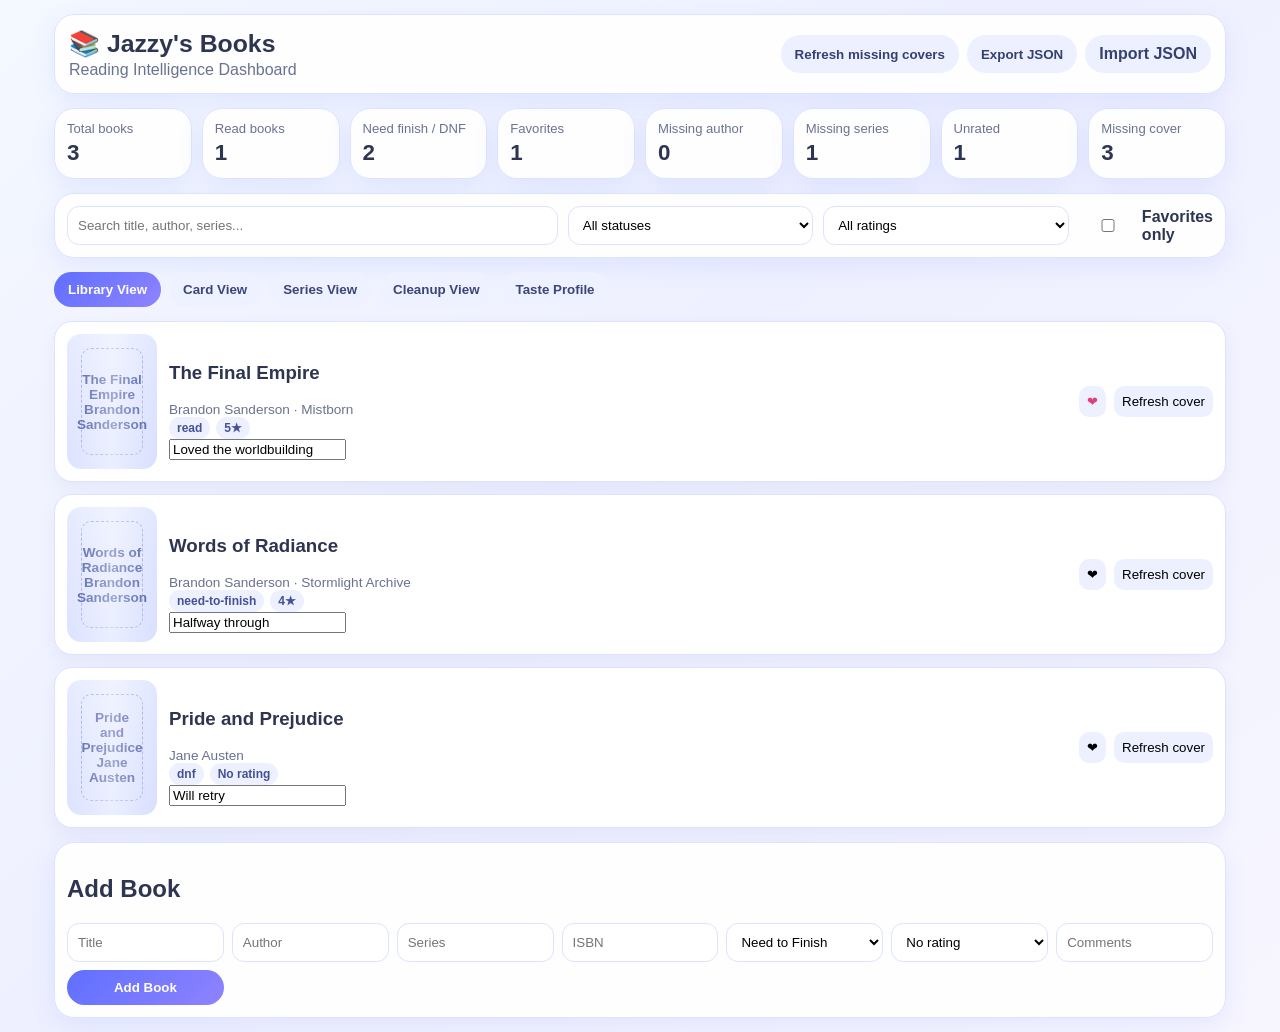
<file: index.html>
<!DOCTYPE html>
<html lang="en">
<head>
  <meta charset="UTF-8" />
  <meta name="viewport" content="width=device-width, initial-scale=1.0, viewport-fit=cover" />
  <title>Jazzy's Books Dashboard</title>
  <link rel="stylesheet" href="assets/style.css" />
</head>
<body>
  <div class="app-shell">
    <header class="topbar glass-card">
      <div>
        <h1>📚 Jazzy's Books</h1>
        <p class="subtitle">Reading Intelligence Dashboard</p>
      </div>
      <div class="topbar-actions">
        <button id="refreshMissingCoversBtn" class="button secondary">Refresh missing covers</button>
        <button id="exportBtn" class="button secondary">Export JSON</button>
        <label class="button secondary file-btn">Import JSON
          <input type="file" id="importInput" accept="application/json" hidden>
        </label>
      </div>
    </header>

    <section id="dashboardCards" class="dashboard-grid"></section>

    <section class="controls glass-card">
      <input id="searchInput" type="search" placeholder="Search title, author, series..." />
      <select id="statusFilter">
        <option value="all">All statuses</option>
        <option value="read">Read</option>
        <option value="need-to-finish">Need to Finish</option>
        <option value="dnf">DNF</option>
      </select>
      <select id="ratingFilter">
        <option value="all">All ratings</option>
        <option value="missing">Missing rating</option>
        <option value="5">5★</option>
        <option value="4">4★</option>
        <option value="3">3★</option>
        <option value="2">2★</option>
        <option value="1">1★</option>
      </select>
      <label class="fav-filter"><input id="favoriteFilter" type="checkbox" /> Favorites only</label>
    </section>

    <nav class="view-tabs">
      <button class="tab active" data-view="library">Library View</button>
      <button class="tab" data-view="cards">Card View</button>
      <button class="tab" data-view="series">Series View</button>
      <button class="tab" data-view="cleanup">Cleanup View</button>
      <button class="tab" data-view="taste">Taste Profile</button>
    </nav>

    <section id="cleanupControls" class="glass-card hidden"></section>
    <section id="viewContainer"></section>

    <section class="glass-card add-form-wrap">
      <h2>Add Book</h2>
      <form id="addBookForm" class="add-form">
        <input required name="title" placeholder="Title" />
        <input name="author" placeholder="Author" />
        <input name="series" placeholder="Series" />
        <input name="isbn" placeholder="ISBN" />
        <select name="status">
          <option value="need-to-finish">Need to Finish</option>
          <option value="read">Read</option>
          <option value="dnf">DNF</option>
        </select>
        <select name="rating">
          <option value="">No rating</option>
          <option value="1">1★</option>
          <option value="2">2★</option>
          <option value="3">3★</option>
          <option value="4">4★</option>
          <option value="5">5★</option>
        </select>
        <input name="comments" placeholder="Comments" />
        <button class="button" type="submit">Add Book</button>
      </form>
    </section>
  </div>
  <template id="coverPlaceholderTemplate">
    <div class="cover-placeholder">
      <div class="cover-inner"></div>
    </div>
  </template>
  <script src="assets/app.js" defer></script>
</body>
</html>
</file>
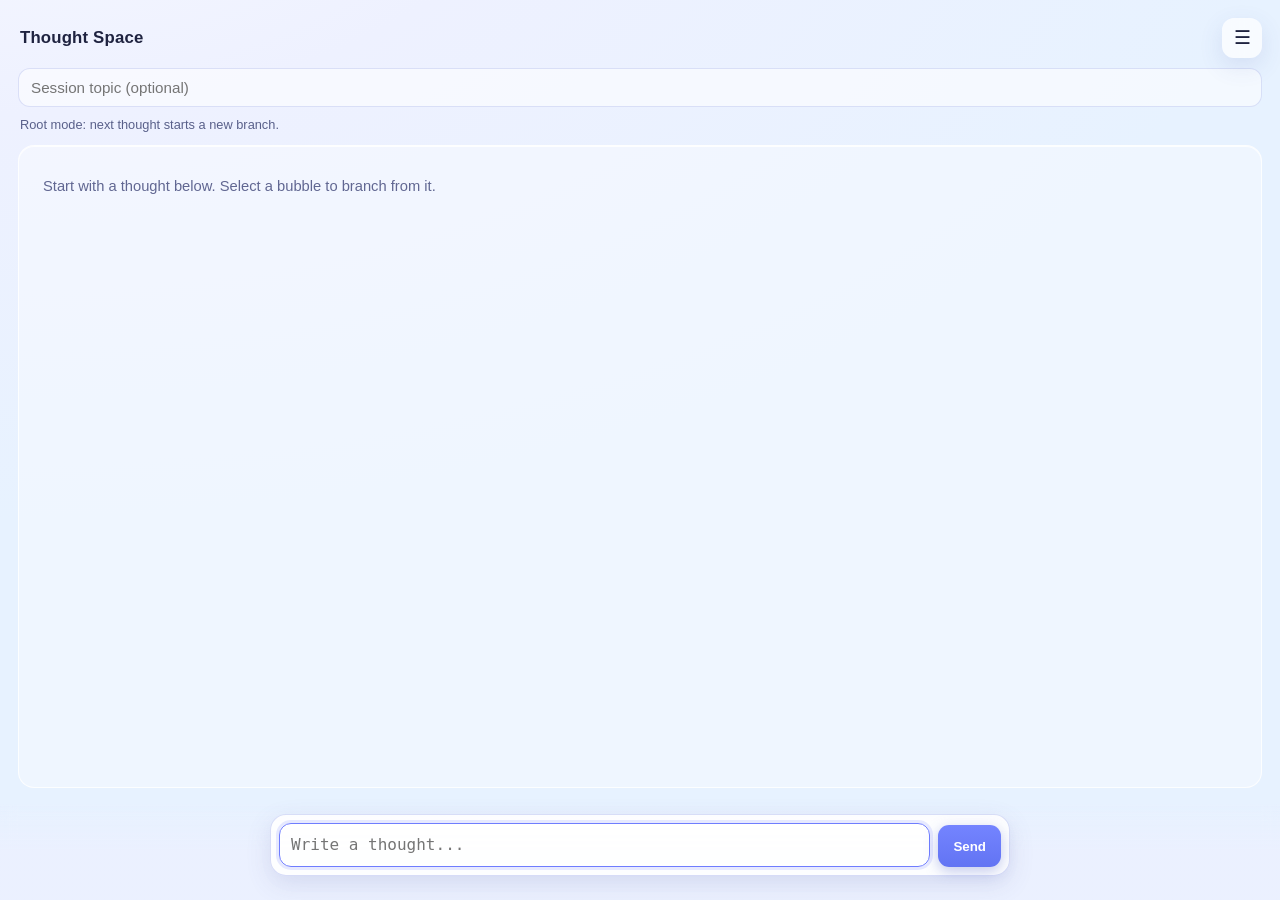
<file: thought-space.html>
<!doctype html>
<html lang="en">
<head>
  <meta charset="UTF-8" />
  <meta name="viewport" content="width=device-width, initial-scale=1, viewport-fit=cover" />
  <title>Calm Thought Space</title>
  <style>
    :root {
      --bg1: #eef1ff;
      --bg2: #e7f2ff;
      --ink: #1f2340;
      --sub: #59608a;
      --line: rgba(117, 128, 200, 0.45);
      --glass: rgba(255, 255, 255, 0.7);
      --glass-strong: rgba(255, 255, 255, 0.88);
      --focus: #6f7dff;
      --selected: #5f70ff;
      --shadow: 0 8px 24px rgba(64, 79, 168, 0.12);
      --radius: 16px;
      --safe-bottom: max(14px, env(safe-area-inset-bottom));
      --safe-top: max(12px, env(safe-area-inset-top));
      --composer-h: 78px;
    }

    * { box-sizing: border-box; }

    html, body {
      margin: 0;
      padding: 0;
      min-height: 100%;
      color: var(--ink);
      font-family: ui-rounded, "SF Pro Rounded", "SF Pro Text", -apple-system, BlinkMacSystemFont, "Segoe UI", Roboto, Inter, sans-serif;
      background: radial-gradient(1300px 700px at 0% -20%, #f7f9ff 0%, var(--bg1) 42%, var(--bg2) 100%);
    }

    body { -webkit-font-smoothing: antialiased; }

    .app {
      min-height: 100svh;
      display: flex;
      flex-direction: column;
      padding: calc(var(--safe-top) + 6px) 12px calc(var(--composer-h) + var(--safe-bottom) + 20px);
      gap: 10px;
    }

    .topbar {
      display: flex;
      align-items: center;
      justify-content: space-between;
      gap: 8px;
    }

    .title {
      font-size: 1.05rem;
      font-weight: 700;
      letter-spacing: 0.01em;
      padding: 6px 2px;
    }

    .menu-wrap {
      position: relative;
    }

    .menu-btn {
      border: 0;
      background: var(--glass);
      backdrop-filter: blur(8px);
      -webkit-backdrop-filter: blur(8px);
      border-radius: 12px;
      width: 40px;
      height: 40px;
      box-shadow: var(--shadow);
      color: var(--ink);
      font-size: 1.2rem;
      line-height: 1;
      display: grid;
      place-items: center;
    }

    .menu {
      position: absolute;
      right: 0;
      top: calc(100% + 6px);
      width: 182px;
      background: var(--glass-strong);
      backdrop-filter: blur(12px);
      -webkit-backdrop-filter: blur(12px);
      border: 1px solid rgba(255, 255, 255, 0.8);
      border-radius: 14px;
      box-shadow: 0 10px 28px rgba(56, 67, 138, 0.2);
      padding: 6px;
      display: none;
      z-index: 5;
    }

    .menu.open { display: block; }

    .menu button {
      width: 100%;
      text-align: left;
      border: 0;
      background: transparent;
      color: var(--ink);
      border-radius: 10px;
      padding: 10px;
      font-size: 0.92rem;
    }

    .menu button:active,
    .menu button:hover { background: rgba(101, 118, 255, 0.12); }

    .topic {
      margin: 0;
      width: 100%;
      border: 1px solid rgba(141, 155, 227, 0.28);
      background: rgba(255, 255, 255, 0.55);
      border-radius: 12px;
      padding: 10px 12px;
      font-size: 0.95rem;
      color: var(--ink);
      outline: none;
    }

    .topic:focus,
    .composer textarea:focus {
      border-color: var(--focus);
      box-shadow: 0 0 0 3px rgba(111, 125, 255, 0.16);
    }

    .status {
      font-size: 0.8rem;
      color: var(--sub);
      min-height: 18px;
      padding: 0 2px;
    }

    .view {
      flex: 1;
      overflow: auto;
      border-radius: 16px;
      background: rgba(255, 255, 255, 0.35);
      border: 1px solid rgba(255, 255, 255, 0.8);
      padding: 10px;
      box-shadow: inset 0 1px 0 rgba(255, 255, 255, 0.8);
      scroll-padding-bottom: 100px;
    }

    .tree { list-style: none; margin: 0; padding: 8px 0 8px 4px; }
    .tree ul { list-style: none; margin: 0; padding: 4px 0 0 18px; }

    .node {
      position: relative;
      margin: 0;
      padding: 0 0 8px 14px;
    }

    .node::before {
      content: "";
      position: absolute;
      left: 1px;
      top: -2px;
      width: 12px;
      height: 28px;
      border-left: 2px solid var(--line);
      border-bottom: 2px solid var(--line);
      border-bottom-left-radius: 8px;
      pointer-events: none;
    }

    .tree > .node::before { display: none; }

    .node::after {
      content: "";
      position: absolute;
      width: 7px;
      height: 7px;
      border-radius: 50%;
      background: rgba(129, 152, 255, 0.85);
      left: -1.5px;
      top: -2px;
      filter: drop-shadow(0 0 6px rgba(112, 133, 255, 0.65));
      animation: flow 2.3s linear infinite;
      animation-delay: calc(var(--depth, 0) * 0.1s);
      pointer-events: none;
    }

    .tree > .node::after { display: none; }

    @keyframes flow {
      0% { transform: translateY(0); opacity: 0.25; }
      38% { opacity: 1; }
      50% { transform: translateY(22px); }
      100% { transform: translateY(22px); opacity: 0.2; }
    }

    .bubble {
      border: 1px solid rgba(131, 145, 220, 0.24);
      background: var(--glass-strong);
      backdrop-filter: blur(8px);
      -webkit-backdrop-filter: blur(8px);
      border-radius: 13px;
      padding: 8px 10px;
      font-size: 0.92rem;
      line-height: 1.35;
      white-space: pre-wrap;
      width: fit-content;
      max-width: min(90vw, 560px);
      box-shadow: 0 4px 14px rgba(79, 96, 181, 0.1);
      cursor: pointer;
      transition: transform 0.12s ease, border-color 0.12s ease, box-shadow 0.12s ease;
      user-select: none;
    }

    .bubble:active { transform: scale(0.99); }

    .bubble.selected {
      border-color: var(--selected);
      box-shadow: 0 0 0 3px rgba(95, 112, 255, 0.2), 0 8px 24px rgba(77, 95, 191, 0.22);
      background: linear-gradient(180deg, #ffffff 0%, #f5f7ff 100%);
    }

    .copy-view {
      display: none;
      border: 1px solid rgba(131, 145, 220, 0.26);
      background: rgba(255, 255, 255, 0.8);
      border-radius: 12px;
      padding: 10px;
      white-space: pre-wrap;
      font-family: ui-monospace, SFMono-Regular, Menlo, Monaco, Consolas, monospace;
      font-size: 0.8rem;
      color: #2f355c;
      line-height: 1.45;
      margin-bottom: 8px;
    }

    .copy-view.show { display: block; }

    .composer-shell {
      position: fixed;
      left: 0;
      right: 0;
      bottom: 0;
      padding: 10px 10px calc(var(--safe-bottom) + 10px);
      background: linear-gradient(180deg, rgba(235, 240, 255, 0.14), rgba(235, 240, 255, 0.9) 48%);
      backdrop-filter: blur(8px);
      -webkit-backdrop-filter: blur(8px);
      z-index: 10;
    }

    .composer {
      margin: 0 auto;
      max-width: 740px;
      display: flex;
      gap: 8px;
      align-items: flex-end;
      background: var(--glass-strong);
      border: 1px solid rgba(127, 143, 227, 0.3);
      box-shadow: 0 8px 24px rgba(85, 95, 164, 0.16);
      border-radius: 16px;
      padding: 8px;
    }

    .composer textarea {
      flex: 1;
      border: 1px solid rgba(130, 141, 215, 0.25);
      background: rgba(255, 255, 255, 0.7);
      border-radius: 12px;
      min-height: 42px;
      max-height: 128px;
      resize: none;
      padding: 10px 11px;
      font-size: 1rem;
      line-height: 1.35;
      color: var(--ink);
      outline: none;
    }

    .send {
      height: 42px;
      border: 0;
      border-radius: 11px;
      padding: 0 15px;
      font-weight: 600;
      color: white;
      background: linear-gradient(180deg, #7484ff 0%, #6274f3 100%);
      box-shadow: 0 4px 14px rgba(79, 96, 201, 0.35);
      white-space: nowrap;
    }

    .send:active { transform: translateY(1px); }

    @media (min-width: 768px) {
      .app { padding-left: 18px; padding-right: 18px; }
      .view { padding: 14px; }
      .bubble { font-size: 0.95rem; }
    }
  </style>
</head>
<body>
  <main class="app">
    <header class="topbar">
      <div class="title">Thought Space</div>
      <div class="menu-wrap">
        <button class="menu-btn" id="menuBtn" aria-label="Open menu">☰</button>
        <div class="menu" id="menu">
          <button data-action="copy">Copy Session</button>
          <button data-action="new">New Session</button>
          <button data-action="clear-target">Clear Target</button>
          <button data-action="toggle-copy">Toggle Copy View</button>
        </div>
      </div>
    </header>

    <input id="topic" class="topic" type="text" placeholder="Session topic (optional)" maxlength="120" />
    <div id="status" class="status">Root mode: next thought starts a new branch.</div>

    <section class="view" id="view">
      <pre id="copyView" class="copy-view"></pre>
      <ul id="tree" class="tree"></ul>
    </section>
  </main>

  <div class="composer-shell">
    <form class="composer" id="composer" autocomplete="off">
      <textarea id="input" placeholder="Write a thought..." rows="1"></textarea>
      <button class="send" type="submit">Send</button>
    </form>
  </div>

  <script>
    (() => {
      const STORAGE_KEY = 'calmThoughtSpace.v1';
      const state = loadState();

      const treeEl = document.getElementById('tree');
      const topicEl = document.getElementById('topic');
      const statusEl = document.getElementById('status');
      const inputEl = document.getElementById('input');
      const composerEl = document.getElementById('composer');
      const menuBtn = document.getElementById('menuBtn');
      const menuEl = document.getElementById('menu');
      const copyViewEl = document.getElementById('copyView');
      const viewEl = document.getElementById('view');

      topicEl.value = state.topic || '';
      render();
      focusInput();

      composerEl.addEventListener('submit', (e) => {
        e.preventDefault();
        sendThought();
      });

      inputEl.addEventListener('keydown', (e) => {
        if (e.key === 'Enter' && !e.shiftKey) {
          e.preventDefault();
          sendThought();
        }
      });

      inputEl.addEventListener('input', autoGrow);
      topicEl.addEventListener('input', () => {
        state.topic = topicEl.value.trimStart();
        state.updatedAt = Date.now();
        persist();
        syncCopyView();
      });

      treeEl.addEventListener('click', (e) => {
        const btn = e.target.closest('.bubble');
        if (!btn) return;
        const id = btn.dataset.id;
        state.selectedId = state.selectedId === id ? null : id;
        state.updatedAt = Date.now();
        persist();
        render();
        focusInput();
      });

      menuBtn.addEventListener('click', () => {
        menuEl.classList.toggle('open');
      });

      menuEl.addEventListener('click', async (e) => {
        const btn = e.target.closest('button[data-action]');
        if (!btn) return;
        const action = btn.dataset.action;
        menuEl.classList.remove('open');

        if (action === 'copy') {
          const text = makeExportText();
          try {
            await navigator.clipboard.writeText(text);
            statusEl.textContent = 'Session copied.';
          } catch {
            fallbackCopy(text);
            statusEl.textContent = 'Session copied (fallback).';
          }
        }

        if (action === 'new') {
          state.topic = '';
          state.roots = [];
          state.selectedId = null;
          state.updatedAt = Date.now();
          topicEl.value = '';
          persist();
          render();
          focusInput();
        }

        if (action === 'clear-target') {
          state.selectedId = null;
          state.updatedAt = Date.now();
          persist();
          render();
          focusInput();
        }

        if (action === 'toggle-copy') {
          state.copyView = !state.copyView;
          persist();
          syncCopyView();
        }
      });

      document.addEventListener('click', (e) => {
        if (!e.target.closest('.menu-wrap')) menuEl.classList.remove('open');
      });

      function loadState() {
        try {
          const raw = localStorage.getItem(STORAGE_KEY);
          if (!raw) return freshState();
          const parsed = JSON.parse(raw);
          return {
            topic: typeof parsed.topic === 'string' ? parsed.topic : '',
            roots: Array.isArray(parsed.roots) ? parsed.roots : [],
            selectedId: typeof parsed.selectedId === 'string' ? parsed.selectedId : null,
            copyView: Boolean(parsed.copyView),
            updatedAt: typeof parsed.updatedAt === 'number' ? parsed.updatedAt : Date.now()
          };
        } catch {
          return freshState();
        }
      }

      function freshState() {
        return { topic: '', roots: [], selectedId: null, copyView: false, updatedAt: Date.now() };
      }

      function persist() {
        localStorage.setItem(STORAGE_KEY, JSON.stringify(state));
      }

      function makeId() {
        return `${Date.now().toString(36)}-${Math.random().toString(36).slice(2, 8)}`;
      }

      function sendThought() {
        const text = inputEl.value.trim();
        if (!text) return;

        const node = { id: makeId(), text, children: [] };

        if (!state.selectedId) {
          state.roots.push(node);
        } else {
          const parent = findNode(state.roots, state.selectedId);
          if (parent) {
            parent.children.push(node);
          } else {
            state.roots.push(node);
            state.selectedId = null;
          }
        }

        state.updatedAt = Date.now();
        inputEl.value = '';
        autoGrow();
        persist();
        render();
        focusInput();
        requestAnimationFrame(() => viewEl.scrollTo({ top: viewEl.scrollHeight, behavior: 'smooth' }));
      }

      function findNode(nodes, id) {
        for (const node of nodes) {
          if (node.id === id) return node;
          const inChild = findNode(node.children || [], id);
          if (inChild) return inChild;
        }
        return null;
      }

      function render() {
        const selectedExists = !!(state.selectedId && findNode(state.roots, state.selectedId));
        if (state.selectedId && !selectedExists) state.selectedId = null;

        treeEl.innerHTML = '';
        if (state.roots.length === 0) {
          const empty = document.createElement('div');
          empty.style.padding = '10px 6px';
          empty.style.color = '#616792';
          empty.style.fontSize = '0.92rem';
          empty.textContent = 'Start with a thought below. Select a bubble to branch from it.';
          treeEl.appendChild(empty);
        } else {
          state.roots.forEach((root, i) => treeEl.appendChild(renderNode(root, 0, i)));
        }

        statusEl.textContent = state.selectedId
          ? 'Target selected: next thought will attach to the highlighted bubble.'
          : 'Root mode: next thought starts a new branch.';

        syncCopyView();
        persist();
      }

      function renderNode(node, depth, order) {
        const li = document.createElement('li');
        li.className = 'node';
        li.style.setProperty('--depth', String(depth));

        const bubble = document.createElement('button');
        bubble.className = 'bubble';
        bubble.type = 'button';
        bubble.dataset.id = node.id;
        bubble.textContent = `${depth === 0 ? '• ' : `${order + 1}. `}${node.text}`;
        if (state.selectedId === node.id) bubble.classList.add('selected');

        li.appendChild(bubble);

        if (node.children?.length) {
          const ul = document.createElement('ul');
          node.children.forEach((child, idx) => ul.appendChild(renderNode(child, depth + 1, idx)));
          li.appendChild(ul);
        }

        return li;
      }

      function makeExportText() {
        const lines = [];
        const topic = state.topic?.trim() || 'Untitled';
        const updated = new Date(state.updatedAt || Date.now()).toLocaleString();

        lines.push(`Session: ${topic}`);
        lines.push(`Updated: ${updated}`);
        lines.push('');
        lines.push('Thoughts:');

        if (state.roots.length === 0) lines.push('- ');

        const walk = (nodes, depth) => {
          nodes.forEach((node) => {
            lines.push(`${'  '.repeat(depth)}- ${node.text.replace(/\n/g, '\n' + '  '.repeat(depth + 1))}`);
            if (node.children?.length) walk(node.children, depth + 1);
          });
        };

        walk(state.roots, 0);
        return lines.join('\n');
      }

      function syncCopyView() {
        copyViewEl.textContent = makeExportText();
        copyViewEl.classList.toggle('show', state.copyView);
      }

      function fallbackCopy(text) {
        const ta = document.createElement('textarea');
        ta.value = text;
        ta.style.position = 'fixed';
        ta.style.left = '-9999px';
        document.body.appendChild(ta);
        ta.select();
        document.execCommand('copy');
        ta.remove();
      }

      function autoGrow() {
        inputEl.style.height = 'auto';
        inputEl.style.height = Math.min(inputEl.scrollHeight, 128) + 'px';
      }

      function focusInput() {
        inputEl.focus({ preventScroll: true });
      }
    })();
  </script>
</body>
</html>
</file>
<file: assets/style.css>
:root {
  --bg: linear-gradient(135deg, #f4f8ff 0%, #eef0ff 45%, #f7f6ff 100%);
  --card: #ffffff;
  --text: #2e3551;
  --muted: #6a7290;
  --primary: #5f6fff;
  --secondary: #8f83ff;
  --border: #dce2ff;
}
* { box-sizing: border-box; }
body { margin: 0; font-family: Inter, -apple-system, BlinkMacSystemFont, 'Segoe UI', sans-serif; background: var(--bg); color: var(--text); }
.app-shell { max-width: 1200px; margin: 0 auto; padding: 14px; display: grid; gap: 14px; }
.glass-card { background: rgba(255,255,255,.92); border: 1px solid var(--border); border-radius: 20px; box-shadow: 0 8px 26px rgba(80,103,255,.1); }
.topbar { padding: 14px; display: flex; justify-content: space-between; gap: 12px; align-items: center; flex-wrap: wrap; }
h1 { margin: 0; font-size: 1.55rem; }
.subtitle { margin: 3px 0 0; color: var(--muted); }
.topbar-actions { display: flex; gap: 8px; flex-wrap: wrap; }
.button, .tab, .cleanup-chip { border: 0; border-radius: 999px; padding: 10px 14px; background: linear-gradient(135deg, var(--primary), var(--secondary)); color: white; font-weight: 600; cursor: pointer; }
.button.secondary { background: #edf0ff; color: #354071; }
.controls { display: grid; grid-template-columns: minmax(180px,2fr) repeat(2,minmax(150px,1fr)) auto; gap: 10px; padding: 12px; }
.controls input, .controls select, .add-form input, .add-form select { width: 100%; border-radius: 12px; padding: 10px; border: 1px solid var(--border); background: #fff; }
.fav-filter { display:flex; align-items:center; gap:6px; font-weight:600; }
.view-tabs { display: flex; flex-wrap: wrap; gap: 8px; }
.tab { background: #eef1ff; color: #3a4677; }
.tab.active { background: linear-gradient(135deg, #5f6fff, #8f83ff); color: #fff; }
.dashboard-grid { display: grid; gap: 10px; grid-template-columns: repeat(auto-fit, minmax(130px, 1fr)); }
.metric-card { padding: 12px; }
.metric-label { font-size: .82rem; color: var(--muted); }
.metric-value { font-size: 1.4rem; font-weight: 800; margin-top: 4px; }
.library-list, .cards-grid { display: grid; gap: 12px; }
.library-item, .book-card, .series-card, .taste-box { background: var(--card); border: 1px solid var(--border); border-radius: 18px; padding: 12px; box-shadow: 0 8px 18px rgba(90,105,197,.08); }
.library-item { display: grid; grid-template-columns: 90px 1fr auto; gap: 12px; align-items: center; }
.cards-grid { grid-template-columns: repeat(auto-fill, minmax(230px, 1fr)); }
.book-card { display: grid; gap: 8px; }
.cover-wrap { width: 100%; aspect-ratio: 2/3; border-radius: 14px; overflow: hidden; background: #f0f3ff; position: relative; }
.cover-wrap img { width: 100%; height: 100%; object-fit: cover; display: block; }
.cover-placeholder { width: 100%; height: 100%; border-radius: 14px; background: linear-gradient(145deg,#e6ebff,#d8dfff); display:flex; align-items:center; justify-content:center; padding: 14px; }
.cover-inner { width: 100%; height: 100%; border-radius: 10px; border: 1px dashed #a0aceb; display:flex; align-items:center; justify-content:center; text-align:center; color:#4d5eaa; font-weight:700; font-size:.85rem; white-space: pre-line; }
.cover-wrap.loading::after { content:''; position:absolute; inset:0; background: linear-gradient(90deg, transparent, rgba(255,255,255,.45), transparent); animation: shimmer 1.15s infinite; }
@keyframes shimmer { from { transform: translateX(-100%);} to{ transform: translateX(100%);} }
.row-meta { display:flex; flex-wrap:wrap; gap: 6px; }
.pill { padding: 4px 8px; border-radius: 999px; font-size: .75rem; font-weight: 700; background: #ecf0ff; color: #445295; }
.actions { display:flex; gap:8px; flex-wrap:wrap; }
.icon-btn { border: 0; border-radius: 10px; padding: 8px; background: #edf0ff; cursor: pointer; }
.favorite.active { color: #e23d7c; }
.cleanup-wrap { display:flex; gap:8px; flex-wrap:wrap; padding: 10px; }
.hidden { display:none !important; }
.series-grid { display:grid; gap:12px; }
.series-header { display:flex; justify-content:space-between; gap:8px; align-items:center; cursor:pointer; }
.series-collage { display:flex; }
.series-collage img,.series-collage .mini-placeholder { width:40px; height:60px; border-radius:8px; object-fit:cover; margin-right:-8px; border:2px solid #fff; background:#e7ecff; }
.series-books { margin-top: 10px; display:grid; gap:8px; }
.add-form-wrap { padding: 12px; }
.add-form { display:grid; grid-template-columns: repeat(auto-fit,minmax(150px,1fr)); gap: 8px; }
.taste-grid { display:grid; grid-template-columns: repeat(auto-fit,minmax(220px,1fr)); gap: 10px; }
.small { color: var(--muted); font-size: .85rem; }
@media (max-width: 750px) {
  .controls { grid-template-columns: 1fr 1fr; }
  .library-item { grid-template-columns: 80px 1fr; }
}
</file>
